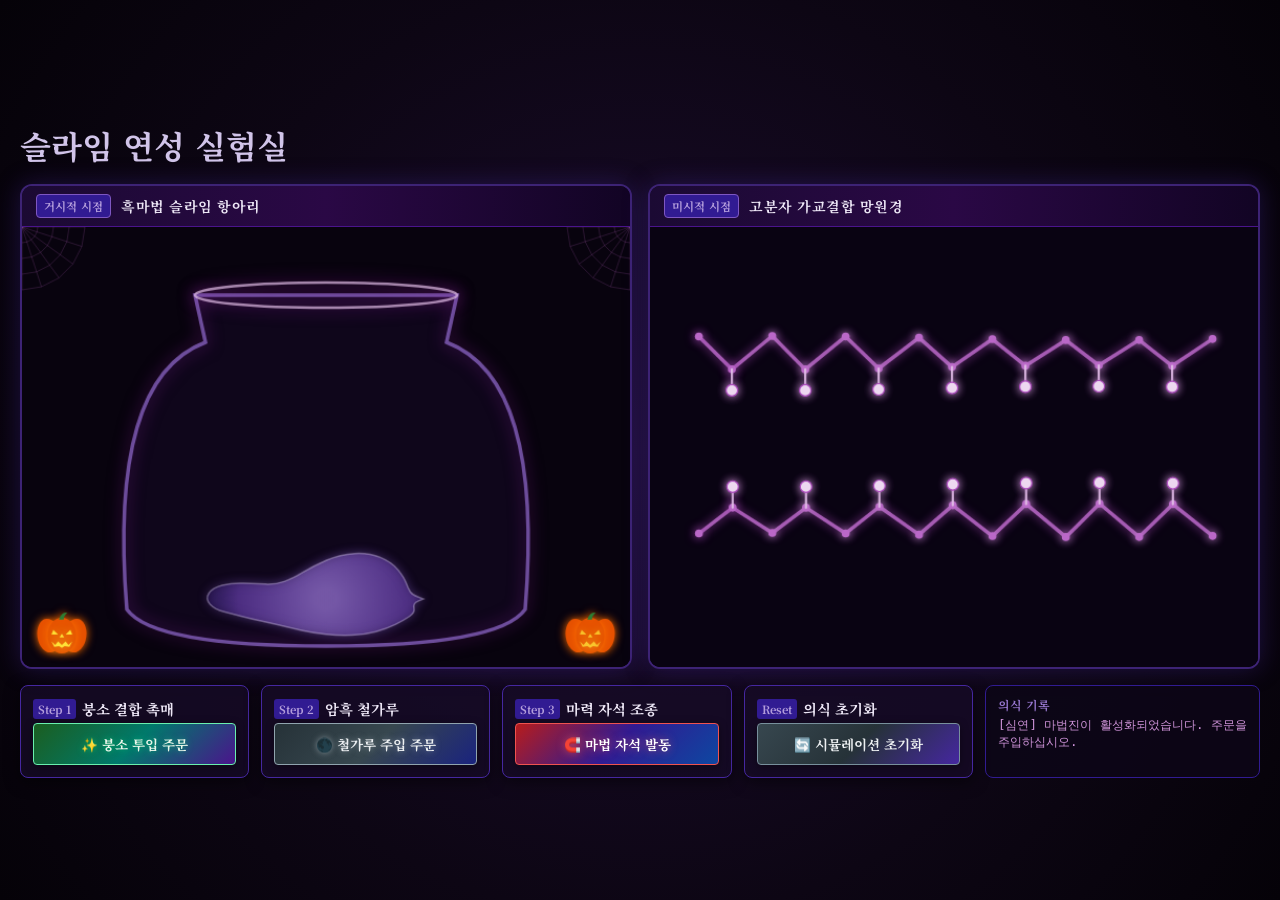
<file: slime_sim.html>
<!DOCTYPE html>
<html lang="ko">
<head>
  <meta charset="UTF-8">
  <meta name="viewport" content="width=device-width, initial-scale=1.0">
  <title>슬라임 연성 실험실</title>
  <link rel="stylesheet" href="slime_sim.css">
</head>
<body>
  <div class="abyss-container">
    <header class="abyss-header">
      <h1 class="main-title">슬라임 연성 실험실</h1>
    </header>

    <main class="split-viewport">
      <section class="viewport-panel macro-panel">
        <div class="panel-header">
          <span class="panel-badge">거시적 시점</span>
          <span class="panel-heading">흑마법 슬라임 항아리</span>
        </div>
        <div class="canvas-box">
          <canvas id="slimeCanvas" width="580" height="420"></canvas>
        </div>
      </section>

      <section class="viewport-panel micro-panel">
        <div class="panel-header">
          <span class="panel-badge">미시적 시점</span>
          <span class="panel-heading">고분자 가교결합 망원경</span>
        </div>
        <div class="canvas-box">
          <canvas id="microCanvas" width="580" height="420"></canvas>
        </div>
      </section>
    </main>

    <footer class="spell-slots-panel">
      <div class="spell-slot" id="step1">
        <div class="slot-header">
          <span class="slot-badge">Step 1</span>
          <span class="slot-title">붕소 결합 촉매</span>
        </div>
        <button class="slot-btn btn-borax-cast" id="btnBorax">✨ 붕소 투입 주문</button>
      </div>

      <div class="spell-slot" id="step2">
        <div class="slot-header">
          <span class="slot-badge">Step 2</span>
          <span class="slot-title">암흑 철가루</span>
        </div>
        <button class="slot-btn btn-iron-cast" id="btnIron">🌑 철가루 주입 주문</button>
      </div>

      <div class="spell-slot" id="step3">
        <div class="slot-header">
          <span class="slot-badge">Step 3</span>
          <span class="slot-title">마력 자석 조종</span>
        </div>
        <button class="slot-btn btn-magnet-cast" id="btnMagnet">🧲 마법 자석 발동</button>
      </div>

      <div class="spell-slot" id="stepReset">
        <div class="slot-header">
          <span class="slot-badge">Reset</span>
          <span class="slot-title">의식 초기화</span>
        </div>
        <button class="slot-btn btn-reset-cast" id="btnReset">🔄 시뮬레이션 초기화</button>
      </div>

      <div class="status-slot">
        <div class="status-header">의식 기록</div>
        <div class="status-log" id="statusLog">
          [심연] 마법진이 활성화되었습니다. 주문을 주입하십시오.
        </div>
      </div>
    </footer>
  </div>
  <script src="slime_sim.js"></script>
</body>
</html>
</file>
<file: slime_sim.css>
@import url('https://fonts.googleapis.com/css2?family=Cinzel:wght@700;900&family=Noto+Serif+KR:wght@500;700&display=swap');

* {
  box-sizing: border-box;
  margin: 0;
  padding: 0;
}

body {
  background: radial-gradient(circle at center, #1b0c2e 0%, #0d0614 60%, #050208 100%);
  color: #d1c4e9;
  font-family: 'Noto Serif KR', serif;
  min-height: 100vh;
  display: flex;
  justify-content: center;
  align-items: center;
  padding: 20px;
  overflow-x: hidden;
  position: relative;
}

.abyss-container {
  width: 100%;
  max-width: 1380px;
  display: flex;
  flex-direction: column;
  gap: 16px;
  position: relative;
  z-index: 1;
}

.split-viewport {
  display: grid;
  grid-template-columns: 1fr 1fr;
  gap: 16px;
  width: 100%;
}

.viewport-panel {
  background: #08030e;
  border: 2px solid #3d2375;
  border-radius: 12px;
  box-shadow: 0 0 25px rgba(69, 39, 160, 0.35);
  overflow: hidden;
  display: flex;
  flex-direction: column;
}

.panel-header {
  padding: 8px 14px;
  background: linear-gradient(90deg, #1b0a33 0%, #2a0845 50%, #120424 100%);
  border-bottom: 1px solid #4a148c;
  display: flex;
  align-items: center;
  gap: 10px;
}

.panel-badge {
  background: #311b92;
  color: #b39ddb;
  font-size: 0.72rem;
  padding: 3px 7px;
  border-radius: 4px;
  font-weight: 700;
  border: 1px solid #7e57c2;
}

.panel-heading {
  font-size: 0.88rem;
  font-weight: 700;
  color: #ede7f6;
  letter-spacing: 0.5px;
}

.canvas-box {
  width: 100%;
  flex-grow: 1;
  display: flex;
  justify-content: center;
  align-items: center;
  background: radial-gradient(ellipse at center, #150828 0%, #07020e 100%);
}

canvas#slimeCanvas, canvas#microCanvas {
  display: block;
  width: 100%;
  height: auto;
  aspect-ratio: 580 / 420;
}

canvas#slimeCanvas {
  cursor: default;
}

canvas#slimeCanvas.magic-wand-cursor {
  cursor: url("data:image/svg+xml,%3Csvg xmlns='http://www.w3.org/2000/svg' width='32' height='32' viewBox='0 0 32 32'%3E%3Cpath d='M3 29 L23 9 L21 7 L1 27 Z' fill='%233e2723' stroke='%231a0c08' stroke-width='1.2'/%3E%3Cpath d='M21 7 L25 3 L27 5 L23 9 Z' fill='%23d7ccc8' stroke='%238d6e63' stroke-width='1'/%3E%3Ccircle cx='26' cy='4' r='3.5' fill='%239575cd' stroke='%23d4af37' stroke-width='1'/%3E%3Ccircle cx='26' cy='4' r='1.5' fill='%23ffd54f'/%3E%3C/svg%3E") 26 4, crosshair;
}

canvas#slimeCanvas.magnet-cursor {
  cursor: url("data:image/svg+xml,%3Csvg xmlns='http://www.w3.org/2000/svg' width='36' height='36' viewBox='0 0 36 36'%3E%3C!-- Wand Shaft --%3E%3Cpath d='M4 32 L20 16 L18 14 L2 30 Z' fill='%233e2723' stroke='%231b0c08' stroke-width='1.2'/%3E%3C!-- Gold Ferrule/Connector --%3E%3Cpath d='M18 14 L22 10 L24 12 L20 16 Z' fill='%23d4af37' stroke='%238c6d1f' stroke-width='0.8'/%3E%3C!-- Horseshoe Magnet Base --%3E%3Cg transform='translate(24,8) rotate(45)'%3E%3Cpath d='M-7,-4 C-7,-10 7,-10 7,-4 L4,-4 C4,-8 -4,-8 -4,-4 Z' fill='%23c62828' stroke='%23b71c1c' stroke-width='0.8'/%3E%3C!-- Left Silver Pole (N) --%3E%3Crect x='-7' y='-4' width='3' height='4' fill='%23cfd8dc' stroke='%2378909c' stroke-width='0.6'/%3E%3C!-- Right Blue/Silver Pole (S) --%3E%3Crect x='4' y='-4' width='3' height='4' fill='%231976d2' stroke='%230d47a1' stroke-width='0.6'/%3E%3C!-- Sparkle Aura --%3E%3Cpath d='M-1,-9 L0,-12 L1,-9 Z' fill='%23ff8a80'/%3E%3Cpath d='M-3,-2 L-3,1 M5,-2 L5,1' stroke='%23ff5252' stroke-width='0.8' stroke-dasharray='1,1'/%3E%3C/g%3E%3C/svg%3E") 28 4, crosshair;
}

@media (max-width: 960px) {
  .split-viewport {
    grid-template-columns: 1fr;
  }
}

.spell-slots-panel {
  display: grid;
  grid-template-columns: repeat(4, 1fr) 1.2fr;
  gap: 12px;
}

.spell-slot {
  background: rgba(22, 11, 38, 0.8);
  border: 1px solid #4527a0;
  border-radius: 8px;
  padding: 12px;
  display: flex;
  flex-direction: column;
  justify-content: space-between;
  box-shadow: 0 4px 15px rgba(0, 0, 0, 0.5);
  transition: all 0.25s ease;
}

.spell-slot:hover {
  border-color: #9575cd;
  box-shadow: 0 0 15px rgba(149, 117, 205, 0.3);
  transform: translateY(-2px);
}

.slot-header {
  display: flex;
  align-items: center;
  gap: 6px;
  margin-bottom: 4px;
}

.slot-badge {
  background: #311b92;
  color: #b39ddb;
  font-size: 0.7rem;
  padding: 2px 5px;
  border-radius: 3px;
  font-weight: 700;
}

.slot-title {
  font-size: 0.9rem;
  font-weight: 700;
  color: #ede7f6;
}

.slot-desc {
  font-size: 0.78rem;
  color: #b39ddb;
  line-height: 1.3;
  margin: 6px 0 10px 0;
}

.btn-borax-cast {
  background: linear-gradient(135deg, #1b5e20 0%, #00796b 50%, #4a148c 100%) !important;
  border: 1px solid #69f0ae !important;
  color: #e8f5e9 !important;
  text-shadow: 0 0 6px rgba(0, 230, 118, 0.6);
}

.btn-borax-cast:hover {
  box-shadow: 0 0 16px rgba(0, 230, 118, 0.7) !important;
}

.btn-iron-cast {
  background: linear-gradient(135deg, #263238 0%, #37474f 50%, #1a237e 100%) !important;
  border: 1px solid #90a4ae !important;
  color: #eceff1 !important;
  text-shadow: 0 0 6px rgba(176, 190, 197, 0.6);
}

.btn-iron-cast:hover {
  box-shadow: 0 0 16px rgba(176, 190, 197, 0.7) !important;
}

.btn-magnet-cast {
  background: linear-gradient(135deg, #b71c1c 0%, #311b92 50%, #0d47a1 100%) !important;
  border: 1px solid #ef5350 !important;
  color: #ffffff !important;
  text-shadow: 0 0 8px rgba(239, 83, 80, 0.7);
}

.btn-magnet-cast:hover {
  box-shadow: 0 0 18px rgba(239, 83, 80, 0.8) !important;
}

.btn-reset-cast {
  background: linear-gradient(135deg, #37474f 0%, #263238 50%, #4527a0 100%) !important;
  border: 1px solid #78909c !important;
  color: #eceff1 !important;
}

.btn-reset-cast:hover {
  background: linear-gradient(135deg, #455a64 0%, #37474f 50%, #512da8 100%) !important;
  box-shadow: 0 0 15px rgba(176, 190, 197, 0.6) !important;
}

.slot-btn {
  width: 100%;
  padding: 10px;
  background: linear-gradient(135deg, #311b92 0%, #4a148c 100%);
  border: 1px solid #7e57c2;
  color: #f3e5f5;
  font-family: inherit;
  font-size: 0.85rem;
  font-weight: 700;
  border-radius: 4px;
  cursor: pointer;
  transition: all 0.2s;
  box-shadow: 0 2px 8px rgba(0, 0, 0, 0.4);
}

.slot-btn:hover {
  background: linear-gradient(135deg, #4527a0 0%, #6a1b9a 100%);
  box-shadow: 0 0 12px rgba(171, 71, 188, 0.5);
}

.slot-btn:active {
  transform: scale(0.98);
}

.status-slot {
  background: rgba(13, 6, 23, 0.9);
  border: 1px solid #311b92;
  border-radius: 8px;
  padding: 10px 12px;
  display: flex;
  flex-direction: column;
}

.status-header {
  font-size: 0.75rem;
  color: #9575cd;
  font-weight: 700;
  margin-bottom: 4px;
}

.status-log {
  font-size: 0.78rem;
  color: #ce93d8;
  font-family: monospace;
  line-height: 1.35;
  flex-grow: 1;
  word-break: break-all;
}

@media (max-width: 820px) {
  .spell-slots-panel {
    grid-template-columns: 1fr;
  }
}
</file>
